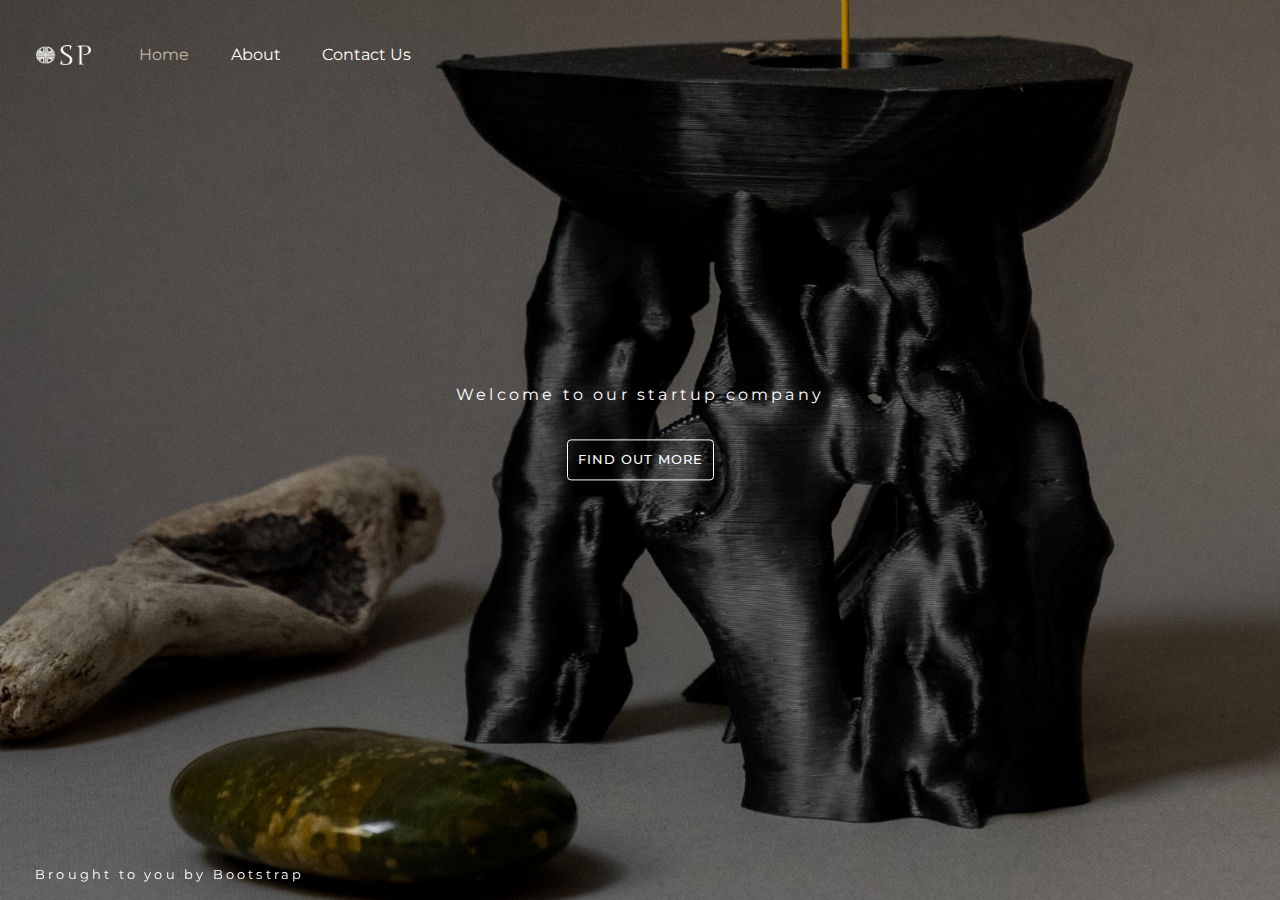
<file: index.html>
<!DOCTYPE html>
<html>
  <head>
    <title>Startup</title>
    <!-- Required meta tags -->
    <meta charset="utf-8">
    <meta name="viewport" content="width=device-width, initial-scale=1, shrink-to-fit=no">
    <!-- Google Fonts -->
    <link href="https://fonts.googleapis.com/css?family=Montserrat" rel="stylesheet">
    <link href="https://cdn.jsdelivr.net/npm/bootstrap@5.3.0-alpha1/dist/css/bootstrap.min.css" rel="stylesheet" integrity="sha384-GLhlTQ8iRABdZLl6O3oVMWSktQOp6b7In1Zl3/Jr59b6EGGoI1aFkw7cmDA6j6gD" crossorigin="anonymous">  
    <link rel="stylesheet" href="https://cdn.jsdelivr.net/npm/bootstrap@4.0.0/dist/css/bootstrap.min.css" integrity="sha384-Gn5384xqQ1aoWXA+058RXPxPg6fy4IWvTNh0E263XmFcJlSAwiGgFAW/dAiS6JXm" crossorigin="anonymous">  
    <!-- My own stylesheet -->
    <link href="style.css" rel="stylesheet">
    <!-- JavaScript -->
    <script src="https://code.jquery.com/jquery-3.2.1.slim.min.js" integrity="sha384-KJ3o2DKtIkvYIK3UENzmM7KCkRr/rE9/Qpg6aAZGJwFDMVNA/GpGFF93hXpG5KkN" crossorigin="anonymous"></script>
    <script src="https://cdn.jsdelivr.net/npm/popper.js@1.12.9/dist/umd/popper.min.js" integrity="sha384-ApNbgh9B+Y1QKtv3Rn7W3mgPxhU9K/ScQsAP7hUibX39j7fakFPskvXusvfa0b4Q" crossorigin="anonymous"></script>
    <script src="https://cdn.jsdelivr.net/npm/bootstrap@4.0.0/dist/js/bootstrap.min.js" integrity="sha384-JZR6Spejh4U02d8jOt6vLEHfe/JQGiRRSQQxSfFWpi1MquVdAyjUar5+76PVCmYl" crossorigin="anonymous"></script>
  </head>


<body class="home">
  <div class="homepage align-items-center h-100">

    <!-- Navbar -->
    <div>
    <nav class="navbar navbar-expand-lg navbar-dark box" style="column-gap: 40px;">
      <button class="navbar-toggler" type="button" data-toggle="collapse" data-target="#navbarNavAltMarkup" aria-controls="navbarNavAltMarkup" aria-expanded="false" aria-label="Toggle navigation">
       <span class="navbar-toggler-icon"></span>
      </button>
      <img class="text-end logo" src="S.png" alt="S & P" width="55" height="20">
     <div class="collapse navbar-collapse center" id="navbarNavAltMarkup">
       <div class="navbar-nav gap">
         <a class="nav-item nav-link link-text active" href="./index.html">Home</a>
         <a class="nav-item nav-link link-text" href="./About/About.html">About</a>
         <a class="nav-item nav-link link-text" href="./ContactUs/Contact.html ">Contact Us</a>
       </div>
     </div>
   </nav>
  </div>

    <!-- Bannner -->
    <div class="banner row">
      <header class="col-12 col-md-8">
        <p class="logo text-center"> 
        Welcome to our startup company
        </p>
      </header>
      <section class="col-12 col-md-8 pt-3" style="text-align: center;">
       <a class="" href="./About/About.html"> 
        <button class="btn btn-primary btn-xl">FIND OUT MORE</button></a>
       </section>
    </div>

    <!-- Footer -->
    <footer class="logo col-12 col-md-8 ">
      <p>Brought to you by Bootstrap</p>
     </footer>
  </div>
</body>
</html>
</file>
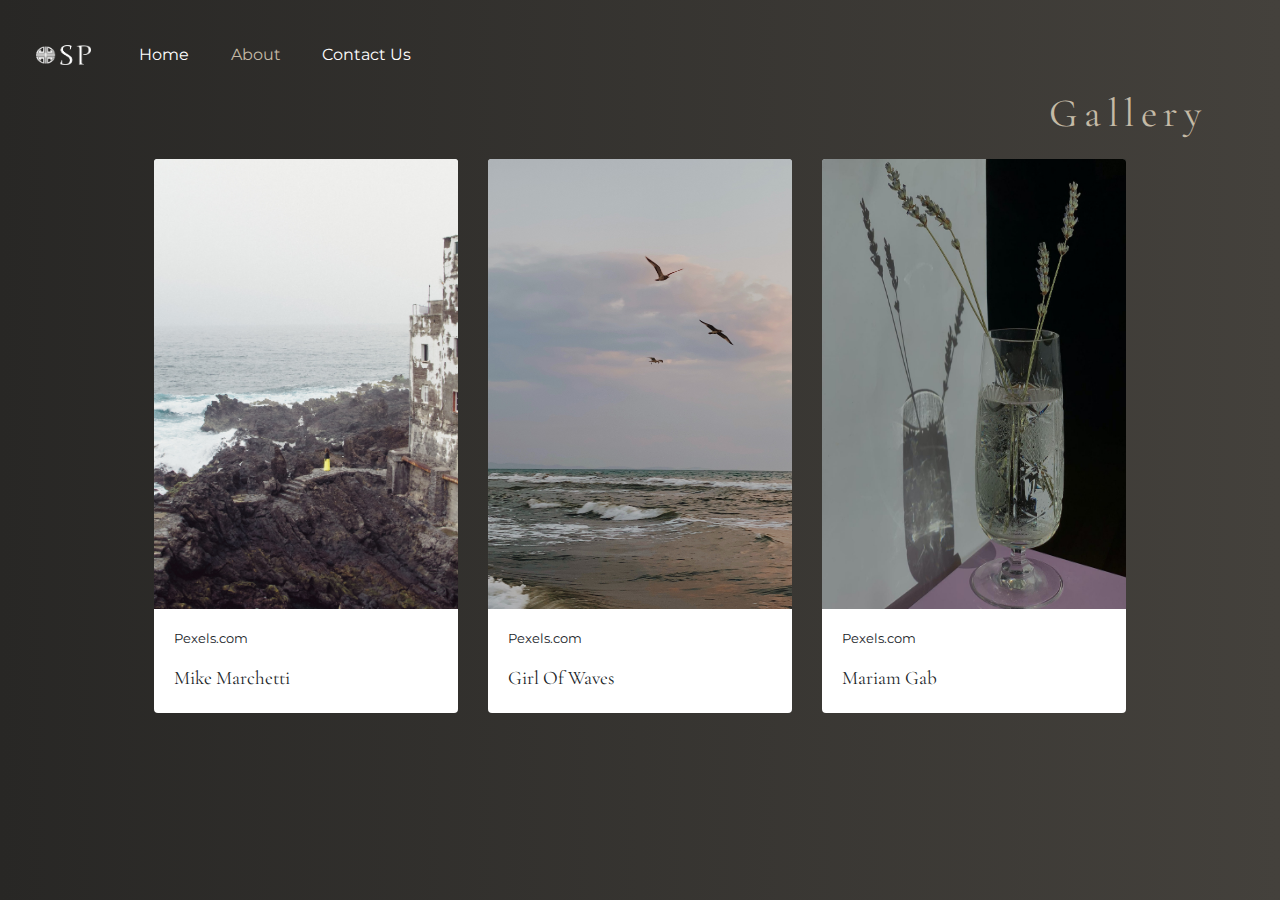
<file: About/About.html>
<!DOCTYPE html>
<html>
  <head>
    <title>About</title>
    <!-- Required meta tags -->
    <meta charset="utf-8">
    <meta name="viewport" content="width=device-width, initial-scale=1, shrink-to-fit=no">
    <!-- Google Fonts -->
    <link href="https://fonts.googleapis.com/css?family=Montserrat" rel="stylesheet">
    <link rel="preconnect" href="https://fonts.googleapis.com">
    <link rel="preconnect" href="https://fonts.gstatic.com" crossorigin>
    <link href="https://fonts.googleapis.com/css2?family=Cormorant+Garamond:wght@300&display=swap" rel="stylesheet">
    <link href="https://cdn.jsdelivr.net/npm/bootstrap@5.3.0-alpha1/dist/css/bootstrap.min.css" rel="stylesheet" integrity="sha384-GLhlTQ8iRABdZLl6O3oVMWSktQOp6b7In1Zl3/Jr59b6EGGoI1aFkw7cmDA6j6gD" crossorigin="anonymous">  
    <link rel="stylesheet" href="https://cdn.jsdelivr.net/npm/bootstrap@4.0.0/dist/css/bootstrap.min.css" integrity="sha384-Gn5384xqQ1aoWXA+058RXPxPg6fy4IWvTNh0E263XmFcJlSAwiGgFAW/dAiS6JXm" crossorigin="anonymous">  
    <!-- My own stylesheet -->
    <link href="../style.css" rel="stylesheet">
    <link href="About.css" rel="stylesheet">
    <!-- JavaScript -->
    <script src="https://code.jquery.com/jquery-3.2.1.slim.min.js" integrity="sha384-KJ3o2DKtIkvYIK3UENzmM7KCkRr/rE9/Qpg6aAZGJwFDMVNA/GpGFF93hXpG5KkN" crossorigin="anonymous"></script>
    <script src="https://cdn.jsdelivr.net/npm/popper.js@1.12.9/dist/umd/popper.min.js" integrity="sha384-ApNbgh9B+Y1QKtv3Rn7W3mgPxhU9K/ScQsAP7hUibX39j7fakFPskvXusvfa0b4Q" crossorigin="anonymous"></script>
    <script src="https://cdn.jsdelivr.net/npm/bootstrap@4.0.0/dist/js/bootstrap.min.js" integrity="sha384-JZR6Spejh4U02d8jOt6vLEHfe/JQGiRRSQQxSfFWpi1MquVdAyjUar5+76PVCmYl" crossorigin="anonymous"></script>
  </head>


<body class="about">
  <div class="homepage align-items-center">

    <!-- Navbar -->
    <div>
    <nav class="navbar navbar-expand-lg navbar-dark box" style="column-gap: 40px;">
      <button class="navbar-toggler" type="button" data-toggle="collapse" data-target="#navbarNavAltMarkup" aria-controls="navbarNavAltMarkup" aria-expanded="false" aria-label="Toggle navigation">
       <span class="navbar-toggler-icon"></span>
      </button>
      <img class="text-end logo" src="../S.png" alt="S & P" width="55" height="20">
     <div class="collapse navbar-collapse center" id="navbarNavAltMarkup">
       <div class="navbar-nav gap">
         <a class="nav-item nav-link link-text" href="../index.html">Home</a>
         <a class="nav-item nav-link link-text active" href="./About.html">About</a>
         <a class="nav-item nav-link link-text" href="https://mailchi.mp/304d4209694f/ztm-students">Contact Us</a>
       </div>
     </div>
   </nav>
  </div>

    <!-- Bannner -->
    <div class="banner2 row">
      <header class="col-12 aboutHeader">
        <p> 
        Gallery
        </p>
      </header>

     <!-- Content -->
      <div class="row" style="row-gap: 45px;">
        <div class="col-sm col-md col-12">
          <div class="card card-style">
            <img class="card-img-top" src="./Gallery/pexels-mike-marchetti-10255591.jpg" alt="Pexels" style="height:50vh">
            <div class="card-body">
              <p class="site">Pexels.com</p>
              <p class="card-text">Mike Marchetti</p>
            </div>
          </div>
           </div>

        <div class="col-sm col-md col-12">
          <div class="card card-style">
            <img class="card-img-top img-fluid" src="./Gallery/pexels-girl-of-waves-13187382.jpg" alt="Pexels" style="height:50vh">
            <div class="card-body">
              <p class="site">Pexels.com</p>
              <p class="card-text">Girl Of Waves</p>
            </div>
          </div>
         </div>

        <div class="col-sm col-md col-12">
          <div class="card card-style">
            <img class="card-img-top img-fluid" src="./Gallery/pexels-mariam-gab-7266876.jpg" alt="Pexels" style="height:50vh">
            <div class="card-body">
              <p class="site">Pexels.com</p>
              <p class="card-text">Mariam Gab</p>
            </div>
          </div>
          </div>
      </div>
  </div>
</body>
</html>
</file>
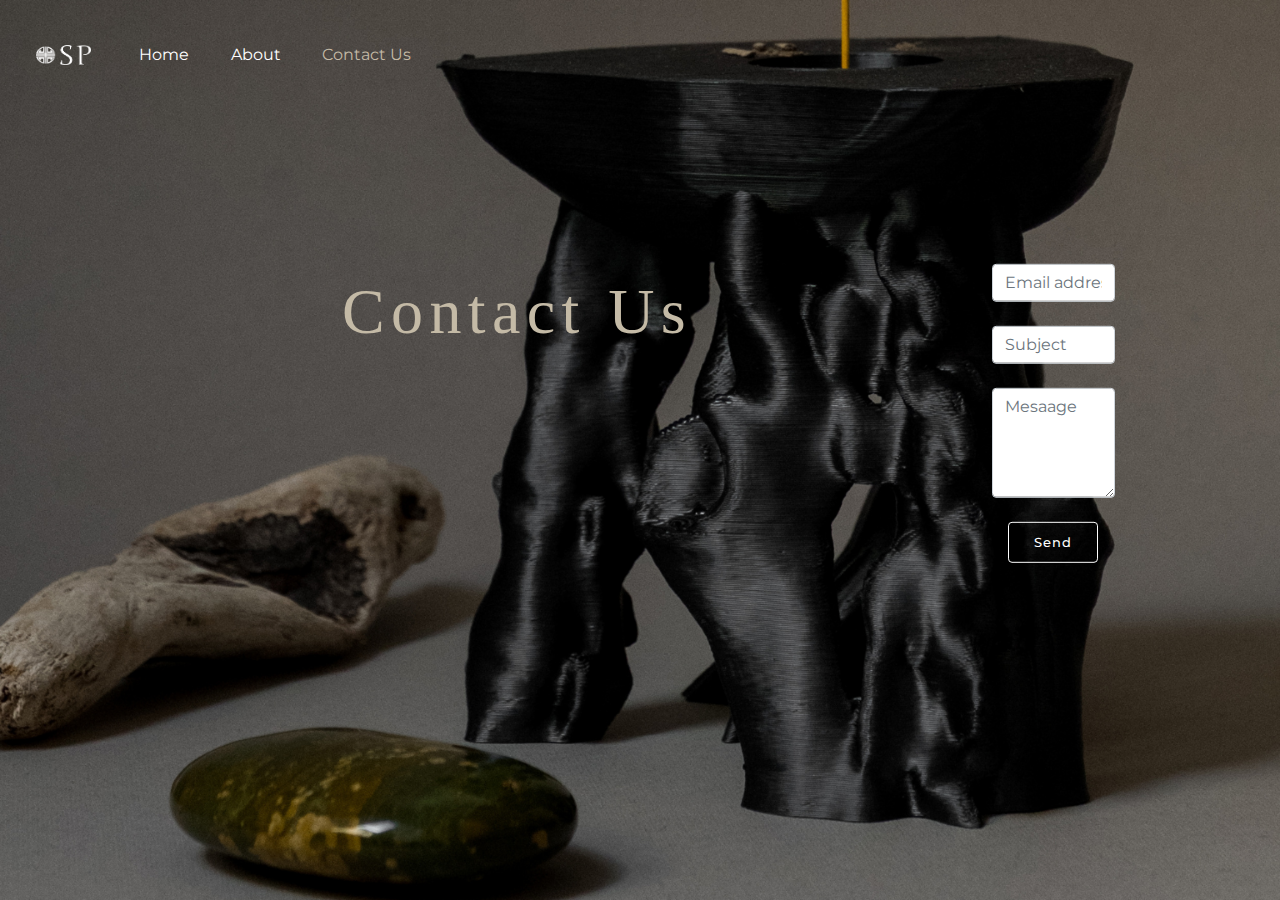
<file: ContactUs/Contact.html>
<!DOCTYPE html>
<html>
  <head>
    <title>Contact Us</title>
    <!-- Required meta tags -->
    <meta charset="utf-8">
    <meta name="viewport" content="width=device-width, initial-scale=1, shrink-to-fit=no">
    <!-- Google Fonts -->
    <link href="https://fonts.googleapis.com/css?family=Montserrat" rel="stylesheet">
    <link href="https://cdn.jsdelivr.net/npm/bootstrap@5.3.0-alpha1/dist/css/bootstrap.min.css" rel="stylesheet" integrity="sha384-GLhlTQ8iRABdZLl6O3oVMWSktQOp6b7In1Zl3/Jr59b6EGGoI1aFkw7cmDA6j6gD" crossorigin="anonymous">  
    <link rel="stylesheet" href="https://cdn.jsdelivr.net/npm/bootstrap@4.0.0/dist/css/bootstrap.min.css" integrity="sha384-Gn5384xqQ1aoWXA+058RXPxPg6fy4IWvTNh0E263XmFcJlSAwiGgFAW/dAiS6JXm" crossorigin="anonymous">  
    <!-- My own stylesheet -->
    <link href="../style.css" rel="stylesheet">
    <link href="./Contact.css" rel="stylesheet">
    <!-- JavaScript -->
    <script src="https://code.jquery.com/jquery-3.2.1.slim.min.js" integrity="sha384-KJ3o2DKtIkvYIK3UENzmM7KCkRr/rE9/Qpg6aAZGJwFDMVNA/GpGFF93hXpG5KkN" crossorigin="anonymous"></script>
    <script src="https://cdn.jsdelivr.net/npm/popper.js@1.12.9/dist/umd/popper.min.js" integrity="sha384-ApNbgh9B+Y1QKtv3Rn7W3mgPxhU9K/ScQsAP7hUibX39j7fakFPskvXusvfa0b4Q" crossorigin="anonymous"></script>
    <script src="https://cdn.jsdelivr.net/npm/bootstrap@4.0.0/dist/js/bootstrap.min.js" integrity="sha384-JZR6Spejh4U02d8jOt6vLEHfe/JQGiRRSQQxSfFWpi1MquVdAyjUar5+76PVCmYl" crossorigin="anonymous"></script>
  </head>


<body class="home">
  <div class="homepage align-items-center h-100">

    <!-- Navbar -->
    <div>
    <nav class="navbar navbar-expand-lg navbar-dark box" style="column-gap: 40px;">
      <button class="navbar-toggler" type="button" data-toggle="collapse" data-target="#navbarNavAltMarkup" aria-controls="navbarNavAltMarkup" aria-expanded="false" aria-label="Toggle navigation">
       <span class="navbar-toggler-icon"></span>
      </button>
      <img class="text-end logo" src="../S.png" alt="S & P" width="55" height="20">
     <div class="collapse navbar-collapse center" id="navbarNavAltMarkup">
       <div class="navbar-nav gap">
         <a class="nav-item nav-link link-text" href="../index.html">Home</a>
         <a class="nav-item nav-link link-text" href="../About/About.html">About</a>
         <a class="nav-item nav-link link-text active" href="#">Contact Us</a>
       </div>
     </div>
   </nav>
  </div>

    <!-- Bannner -->
    <div class="banner row" style="padding-bottom: 3%;">
      <header class="col-12 col-md-8">
        <p class="text-center header-text"> 
        Contact Us
        </p>
      </header>
      
      <!-- Contact us form -->
      <fieldset>
      <form>
        <div class="form-group">
          <input type="text" class="form-control" placeholder="Email address">
        </div>
        <div class="form-group pt-4">
            <input type="text" class="form-control" placeholder="Subject">
          </div>
        <div class="form-group pt-4">
          <textarea class="form-control"  rows="4" placeholder="Mesaage"></textarea>
        </div>
        <div class="form-group pt-4 text-center">
            <button type="submit" class="btn btn-primary btn-xl" style="padding:10px 25px">Send</button>
          </div>
      </form>
    </fieldset>
    </div>

  </div>
</body>
</html>
</file>
<file: style.css>
.home{
  font-family: 'Montserrat', sans-serif;
  background: url(./Home/Home.png) no-repeat center fixed;
  -webkit-backround-size:cover;
  -moz-background-size: cover;
  -o-background-size:cover;
  background-size: cover;
}

html, body{
  width: 100%;
  height: 100%;
}

.homepage{
  margin-left:20px;
  margin-right: 20px;
  padding-top:3vh;
}

footer{
  bottom: 0;
  font-size: 0.8rem;
  letter-spacing: 3px;
  position: fixed !important;
}

.container{
  margin:0 !important;
}

.navbar-dark .navbar-toggler {
  border-color:rgba(255,255,255,.5)!important;
}

.nav-link.active{
  color: #c4baa6 !important;
}

h1{
  font-size: 5rem;
  color:white;
}


.logo{
  color:white;
  letter-spacing: 0.2rem;
}

.banner{
    place-content: center;
    margin: 0;
    position: relative;
    top: 40%;
    left: 50%;
    transform: translate(-50%, -50%);
}

.btn{
  font-weight: 500;
}

.btn-primary{
  background-color: transparent;
  border-color: white;
}

.btn-primary:hover{
  background-color:#6f684c !important ;
  border-color: #6f684c;
  color:white ;
  
}

.btn-xl{
  padding: 10px;
  font-size: 0.8rem;
  letter-spacing: 1px;
}

.link-text{
  color:white !important;
}

.link-text:hover{
  color:#c4baa6 !important;
}

.gap{
  gap: 2vw;
}

@media only screen and (max-width: 750px) {
  h1 {
    font-size: 4rem;
  }

  form{
    width:70% !important;
  }

  .aboutHeader{
    font-size: 2rem !important;
    text-align: center !important;
  }
  
  .banner2{
    padding: 5% 3% 5% 3% !important;
  }

  .header-text{
    font-size: 2.4rem !important;
  }

  footer{
    font-size: 0.5rem;
  }
}
</file>
<file: About/About.css>
.about{
     background-image: linear-gradient(to left,rgb(68 65 60) ,rgb(40 39 37));
     background-image: -moz-linear-gradient(to left,rgb(68 65 60) ,rgb(40 39 37));
     background-image: -o-linear-gradient(to left,rgb(68 65 60) ,rgb(40 39 37));
     background-image: -webkit-linear-gradient(right,rgb(68 65 60) ,rgb(40 39 37));
     background-image: -ms-linear-gradient(to left,rgb(68 65 60) ,rgb(40 39 37));
    font-family: 'Montserrat', sans-serif;
}

.banner2{
    margin:0;
    padding: 0 3% 2.5% 3%;
    justify-content: center;
}

.aboutHeader{
    text-align:right;
    font-size: 2.5rem;
    letter-spacing: 0.4rem;
    color:#c4baa6;
    font-family: 'Cormorant Garamond', serif;
}

.card-style{
    border: none;
}

.card-text{
    font-family: 'Cormorant Garamond', serif;
    font-size: 1.2rem;
    
}
.site{
    font-size: 0.8rem;
}
</file>
<file: ContactUs/Contact.css>
form{
    color:white;
    width: 50%;
    margin: auto;
}

.header-text{
    font-size: 4rem;
    letter-spacing: 0.4rem;
    color:#c4baa6;
    font-family: 'Cormorant Garamond', serif;
}

.form-group{
    margin: auto;
}
</file>
